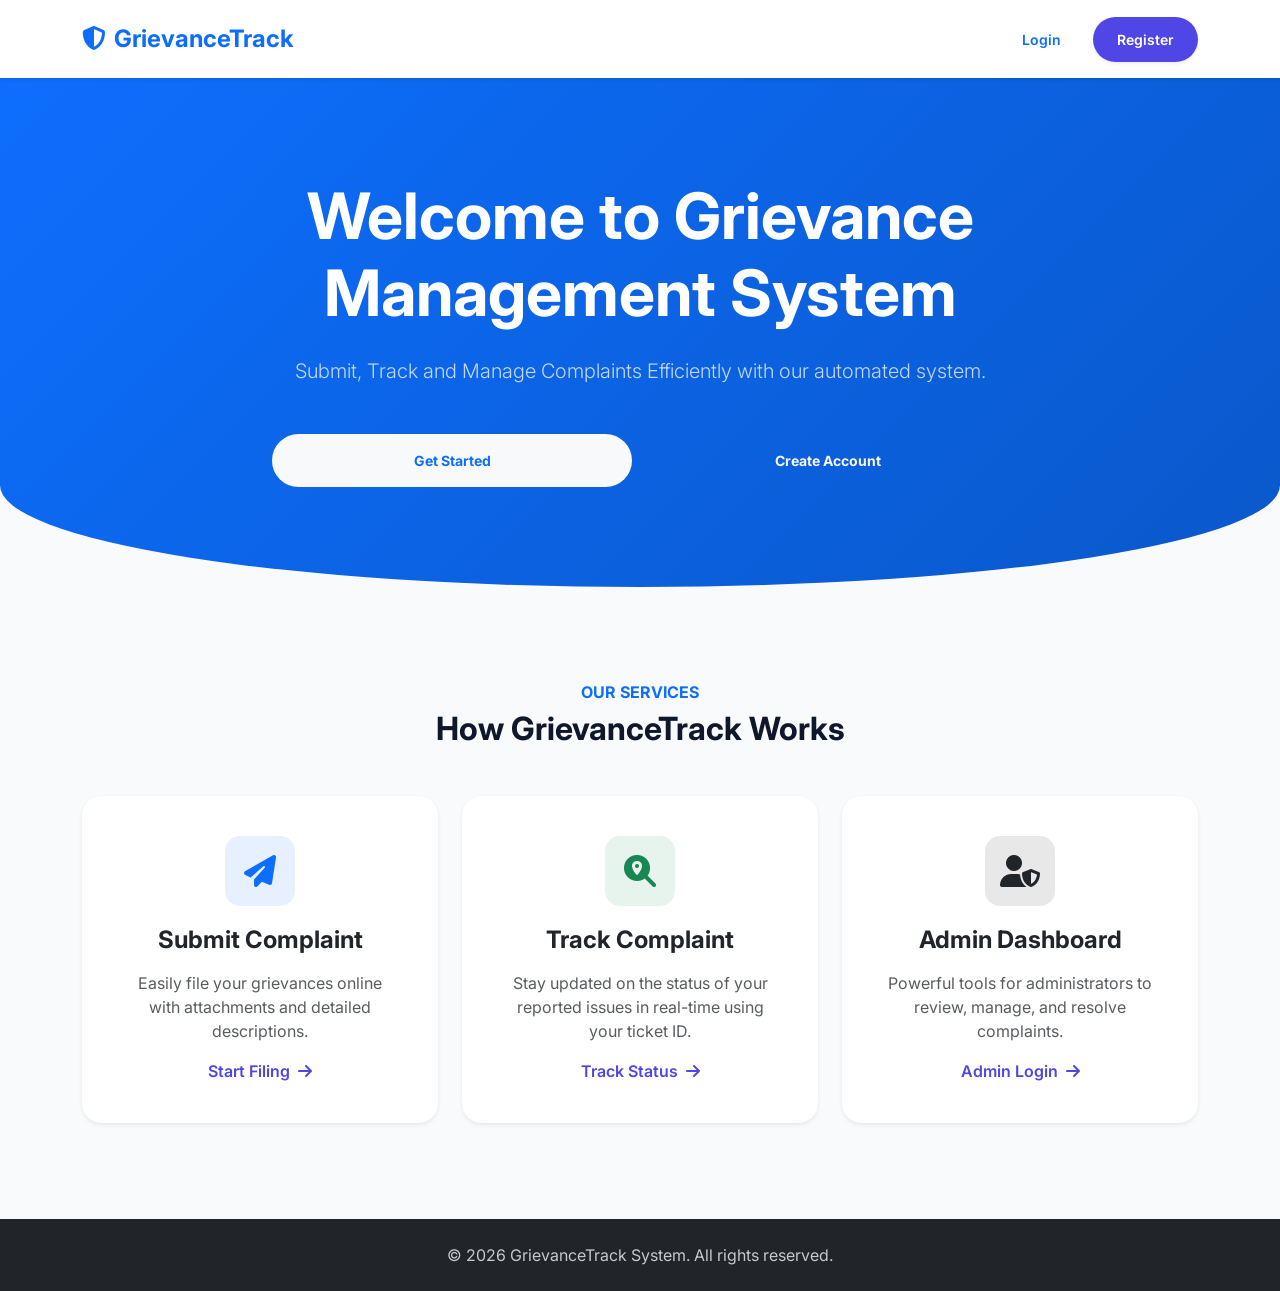
<file: wwwroot/index.html>
<!DOCTYPE html>
<html lang="en">
<head>
    <meta charset="UTF-8">
    <meta name="viewport" content="width=device-width, initial-scale=1.0">
    <title>GrievanceTrack - Modern Grievance Management System</title>
    <!-- Bootstrap 5 CSS -->
    <link href="https://cdn.jsdelivr.net/npm/bootstrap@5.3.3/dist/css/bootstrap.min.css" rel="stylesheet">
    <!-- FontAwesome Icons -->
    <link rel="stylesheet" href="https://cdnjs.cloudflare.com/ajax/libs/font-awesome/6.4.0/css/all.min.css">
    <!-- Google Fonts -->
    <link href="https://fonts.googleapis.com/css2?family=Inter:wght@400;600;700&display=swap" rel="stylesheet">
    <link rel="stylesheet" href="style.css">
    <style>
        body {
            font-family: 'Inter', sans-serif;
        }
        .hero-section {
            background: linear-gradient(135deg, #0d6efd 0%, #0a58ca 100%);
            color: white;
            padding: 100px 0;
            border-bottom-left-radius: 50% 20%;
            border-bottom-right-radius: 50% 20%;
        }
        .feature-card {
            border: none;
            border-radius: 20px;
            transition: transform 0.3s ease, box-shadow 0.3s ease;
            height: 100%;
        }
        .feature-card:hover {
            transform: translateY(-10px);
            box-shadow: 0 1rem 3rem rgba(0,0,0,0.1) !important;
        }
        .icon-box {
            width: 70px;
            height: 70px;
            border-radius: 15px;
            display: flex;
            align-items: center;
            justify-content: center;
            margin-bottom: 20px;
        }
        .navbar-brand {
            font-size: 1.5rem;
        }
    </style>
</head>
<body>

    <!-- Navbar -->
    <nav class="navbar navbar-expand-lg navbar-light bg-white sticky-top shadow-sm">
        <div class="container">
            <a class="navbar-brand fw-bold text-primary" href="index.html">
                <i class="fas fa-shield-alt me-2"></i>GrievanceTrack
            </a>
            <button class="navbar-toggler" type="button" data-bs-toggle="collapse" data-bs-target="#navbarNav">
                <span class="navbar-toggler-icon"></span>
            </button>
            <div class="collapse navbar-collapse" id="navbarNav">
                <ul class="navbar-nav ms-auto gap-2">
                    <li class="nav-item">
                        <a class="btn btn-outline-primary fw-semibold px-4 rounded-pill" href="login.html">Login</a>
                    </li>
                    <li class="nav-item">
                        <a class="btn btn-primary fw-semibold px-4 rounded-pill shadow-sm" href="register.html">Register</a>
                    </li>
                </ul>
            </div>
        </div>
    </nav>

    <!-- Hero Section -->
    <header class="hero-section text-center">
        <div class="container">
            <div class="row justify-content-center">
                <div class="col-lg-8">
                    <h1 class="display-3 fw-bold mb-4">Welcome to Grievance Management System</h1>
                    <p class="lead mb-5 opacity-75">Submit, Track and Manage Complaints Efficiently with our automated system.</p>
                    <div class="d-flex justify-content-center gap-3">
                        <a href="login.html" class="btn btn-light btn-lg px-4 py-3 fw-bold rounded-pill text-primary">Get Started</a>
                        <a href="register.html" class="btn btn-outline-light btn-lg px-4 py-3 fw-bold rounded-pill">Create Account</a>
                    </div>
                </div>
            </div>
        </div>
    </header>

    <!-- Features Section -->
    <section class="py-5 my-5">
        <div class="container">
            <div class="text-center mb-5">
                <h6 class="text-primary text-uppercase fw-bold ls-2">Our Services</h6>
                <h2 class="fw-bold">How GrievanceTrack Works</h2>
            </div>
            <div class="row g-4">
                <!-- Submit Complaint -->
                <div class="col-md-4">
                    <div class="card feature-card shadow-sm p-4 text-center">
                        <div class="card-body">
                            <div class="icon-box bg-primary bg-opacity-10 text-primary mx-auto">
                                <i class="fas fa-paper-plane fa-2x"></i>
                            </div>
                            <h4 class="fw-bold mb-3">Submit Complaint</h4>
                            <p class="text-muted">Easily file your grievances online with attachments and detailed descriptions.</p>
                            <a href="login.html" class="text-decoration-none fw-semibold">Start Filing <i class="fas fa-arrow-right ms-1"></i></a>
                        </div>
                    </div>
                </div>
                <!-- Track Complaint -->
                <div class="col-md-4">
                    <div class="card feature-card shadow-sm p-4 text-center">
                        <div class="card-body">
                            <div class="icon-box bg-success bg-opacity-10 text-success mx-auto">
                                <i class="fas fa-search-location fa-2x"></i>
                            </div>
                            <h4 class="fw-bold mb-3">Track Complaint</h4>
                            <p class="text-muted">Stay updated on the status of your reported issues in real-time using your ticket ID.</p>
                            <a href="search.html" class="text-decoration-none fw-semibold">Track Status <i class="fas fa-arrow-right ms-1"></i></a>
                        </div>
                    </div>
                </div>
                <!-- Admin Dashboard -->
                <div class="col-md-4">
                    <div class="card feature-card shadow-sm p-4 text-center">
                        <div class="card-body">
                            <div class="icon-box bg-dark bg-opacity-10 text-dark mx-auto">
                                <i class="fas fa-user-shield fa-2x"></i>
                            </div>
                            <h4 class="fw-bold mb-3">Admin Dashboard</h4>
                            <p class="text-muted">Powerful tools for administrators to review, manage, and resolve complaints.</p>
                            <a href="login.html" class="text-decoration-none fw-semibold">Admin Login <i class="fas fa-arrow-right ms-1"></i></a>
                        </div>
                    </div>
                </div>
            </div>
        </div>
    </section>

    <!-- Footer -->
    <footer class="bg-dark text-white py-4 mt-auto">
        <div class="container text-center">
            <p class="mb-0 opacity-75">&copy; 2026 GrievanceTrack System. All rights reserved.</p>
        </div>
    </footer>

    <!-- Bootstrap 5 JS Bundle -->
    <script src="https://cdn.jsdelivr.net/npm/bootstrap@5.3.3/dist/js/bootstrap.bundle.min.js"></script>
</body>
</html>
</file>
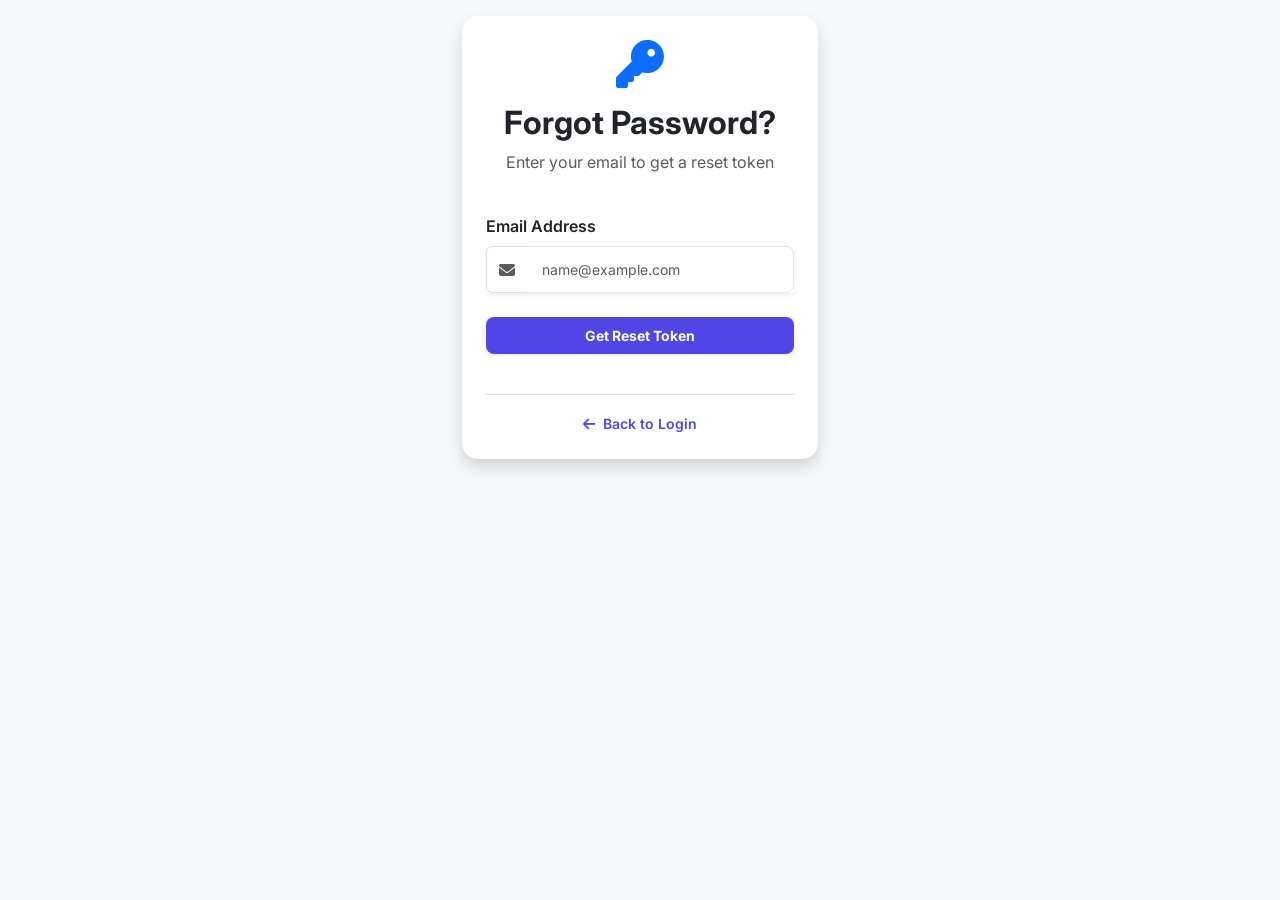
<file: wwwroot/forgot-password.html>
<!DOCTYPE html>
<html lang="en">
<head>
    <meta charset="UTF-8">
    <meta name="viewport" content="width=device-width, initial-scale=1.0">
    <title>Forgot Password - Grievance Management System</title>
    <link href="https://cdn.jsdelivr.net/npm/bootstrap@5.3.3/dist/css/bootstrap.min.css" rel="stylesheet">
    <link rel="stylesheet" href="https://cdnjs.cloudflare.com/ajax/libs/font-awesome/6.4.0/css/all.min.css">
    <link rel="stylesheet" href="style.css">
</head>
<body class="d-flex align-items-center bg-light min-vh-100">
    <div class="container">
        <div class="row justify-content-center">
            <div class="col-md-5 col-lg-4">
                <div class="card shadow border-0 rounded-4 p-4 mt-3">
                    <div class="text-center mb-4">
                        <i class="fas fa-key text-primary fa-3x mb-3"></i>
                        <h2 class="fw-bold">Forgot Password?</h2>
                        <p class="text-muted">Enter your email to get a reset token</p>
                    </div>
                    
                    <div id="forgotAlert" class="alert d-none" role="alert"></div>
                    
                    <form id="forgotForm" class="needs-validation" novalidate>
                        <div class="mb-4 position-relative">
                            <label for="email" class="form-label fw-semibold">Email Address</label>
                            <div class="input-group shadow-sm">
                                <span class="input-group-text bg-white border-end-0"><i class="fas fa-envelope text-muted"></i></span>
                                <input type="email" id="email" class="form-control border-start-0" placeholder="name@example.com" required>
                            </div>
                            <div class="invalid-feedback error-message text-danger" style="display:none;"></div>
                        </div>
                        
                        <button type="submit" class="btn btn-primary w-100 py-2 rounded-3 fw-bold shadow-sm mb-3">Get Reset Token</button>
                        
                        <div id="tokenContainer" class="d-none mt-3 p-3 bg-light border rounded-3 animate__animated animate__fadeIn">
                            <p class="small text-muted mb-2 fw-bold text-uppercase">Your Reset Token:</p>
                            <div class="input-group">
                                <input type="text" id="resetToken" class="form-control form-control-sm font-monospace bg-white" readonly>
                                <button class="btn btn-outline-primary btn-sm" type="button" onclick="copyToken()">Copy</button>
                            </div>
                            <div class="mt-3 text-center">
                                <a href="reset-password.html" class="btn btn-success btn-sm w-100 fw-bold">Proceed to Reset Password</a>
                            </div>
                        </div>
                    </form>
                    
                    <div class="text-center mt-4 pt-3 border-top">
                        <a href="login.html" class="text-decoration-none small fw-semibold"><i class="fas fa-arrow-left me-1"></i> Back to Login</a>
                    </div>
                </div>
            </div>
        </div>
    </div>
    
    <script src="https://cdn.jsdelivr.net/npm/bootstrap@5.3.3/dist/js/bootstrap.bundle.min.js"></script>
    <script src="app.js"></script>
    <script>
        function copyToken() {
            const tokenInput = document.getElementById('resetToken');
            tokenInput.select();
            document.execCommand('copy');
            alert('Token copied to clipboard!');
        }
    </script>
</body>
</html>
</file>
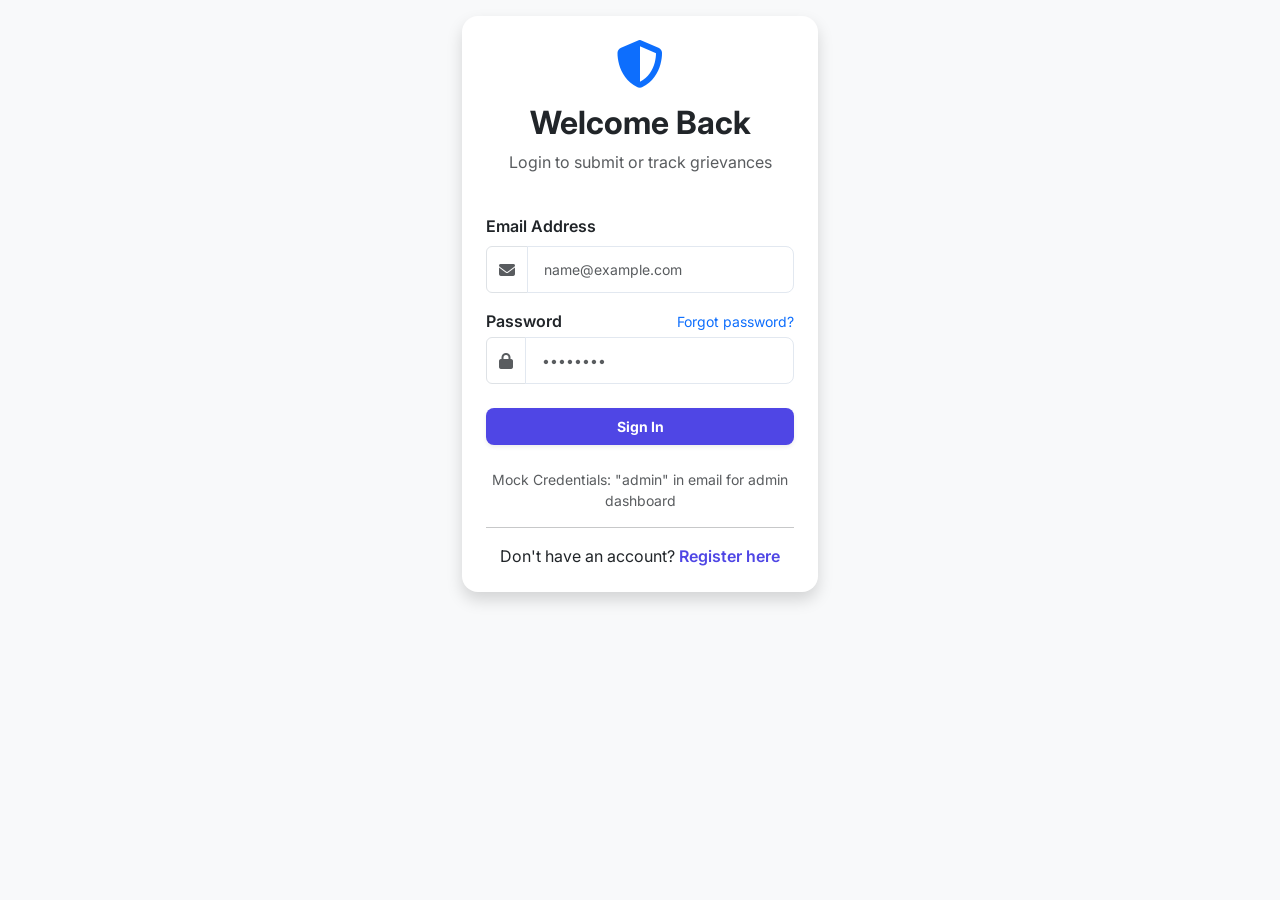
<file: wwwroot/login.html>
<!DOCTYPE html>
<html lang="en">
<head>
    <meta charset="UTF-8">
    <meta name="viewport" content="width=device-width, initial-scale=1.0">
    <title>Login - Grievance Management System</title>
    <link href="https://cdn.jsdelivr.net/npm/bootstrap@5.3.3/dist/css/bootstrap.min.css" rel="stylesheet">
    <link rel="stylesheet" href="https://cdnjs.cloudflare.com/ajax/libs/font-awesome/6.4.0/css/all.min.css">
    <link rel="stylesheet" href="style.css">
</head>
<body class="d-flex align-items-center bg-light min-vh-100">
    <div class="container">
        <div class="row justify-content-center">
            <div class="col-md-5 col-lg-4">
                <div class="card shadow border-0 rounded-4 p-4 mt-3">
                    <div class="text-center mb-4">
                        <i class="fas fa-shield-alt text-primary fa-3x mb-3"></i>
                        <h2 class="fw-bold">Welcome Back</h2>
                        <p class="text-muted">Login to submit or track grievances</p>
                    </div>
                    
                    <div id="loginAlert" class="alert alert-danger d-none" role="alert"></div>
                    
                    <form id="loginForm" class="needs-validation" novalidate>
                        <div class="mb-3 position-relative">
                            <label for="email" class="form-label fw-semibold">Email Address</label>
                            <div class="input-group">
                                <span class="input-group-text bg-white"><i class="fas fa-envelope text-muted"></i></span>
                                <input type="email" id="email" class="form-control" placeholder="name@example.com" required>
                            </div>
                            <div class="invalid-feedback error-message text-danger" style="display:none;"></div>
                        </div>
                        
                        <div class="mb-4 position-relative">
                            <div class="d-flex justify-content-between align-items-center mb-1">
                                <label for="password" class="form-label fw-semibold mb-0">Password</label>
                                <a href="forgot-password.html" class="text-decoration-none small text-primary">Forgot password?</a>
                            </div>
                            <div class="input-group">
                                <span class="input-group-text bg-white"><i class="fas fa-lock text-muted"></i></span>
                                <input type="password" id="password" class="form-control" placeholder="••••••••" required>
                            </div>
                            <div class="invalid-feedback error-message text-danger" style="display:none;"></div>
                        </div>
                        
                        <button type="submit" class="btn btn-primary w-100 py-2 rounded-3 fw-bold shadow-sm">Sign In</button>
                    </form>
                    
                    <div class="text-center mt-4">
                        <p class="small text-muted mb-0">Mock Credentials: "admin" in email for admin dashboard</p>
                        <hr class="my-3">
                        <p class="mb-0">Don't have an account? <a href="register.html" class="text-decoration-none fw-semibold">Register here</a></p>
                    </div>
                </div>
            </div>
        </div>
    </div>
    
    <script src="https://cdn.jsdelivr.net/npm/bootstrap@5.3.3/dist/js/bootstrap.bundle.min.js"></script>
    <script src="app.js"></script>
</body>
</html>
</file>
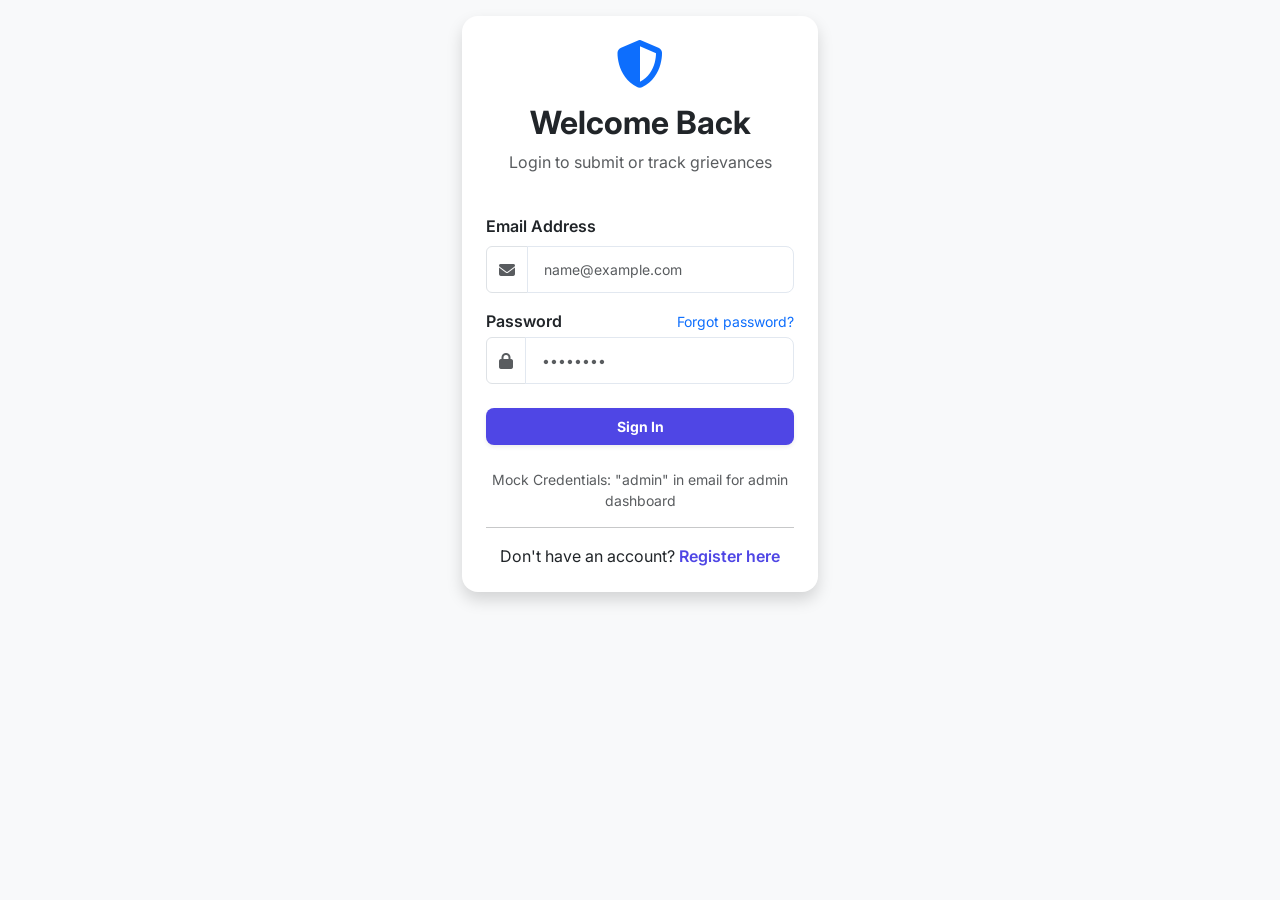
<file: wwwroot/manage-users.html>
<!DOCTYPE html>
<html lang="en">
<head>
    <meta charset="UTF-8">
    <meta name="viewport" content="width=device-width, initial-scale=1.0">
    <title>Manage Users - GrievanceTrack Admin</title>
    <meta name="description" content="Admin panel to manage registered users — change roles and remove accounts.">
    <link href="https://cdn.jsdelivr.net/npm/bootstrap@5.3.3/dist/css/bootstrap.min.css" rel="stylesheet">
    <link rel="stylesheet" href="https://cdnjs.cloudflare.com/ajax/libs/font-awesome/6.4.0/css/all.min.css">
    <link rel="stylesheet" href="style.css">
    <style>
        .role-badge-admin { background: #0d6efd; color: #fff; }
        .role-badge-user  { background: #6c757d; color: #fff; }
        .role-badge {
            font-size: 0.75rem;
            letter-spacing: 0.04em;
            padding: 4px 12px;
            border-radius: 50px;
            display: inline-block;
            font-weight: 600;
        }
        .user-row { transition: background 0.15s; }
        .user-row:hover { background-color: rgba(13,110,253,0.04); }
        .avatar-circle {
            width: 36px; height: 36px;
            border-radius: 50%;
            font-size: 0.8rem;
            font-weight: 700;
            display: flex; align-items: center; justify-content: center;
            flex-shrink: 0;
        }
        @keyframes fadeIn {
            from { opacity: 0; transform: translateY(6px); }
            to   { opacity: 1; transform: translateY(0); }
        }
        .fade-in { animation: fadeIn 0.3s ease-out both; }

        /* Confirm modal overlay */
        #confirmModal .modal-content { border: none; border-radius: 16px; }
    </style>
</head>
<body class="bg-light">

    <!-- Navbar -->
    <nav class="navbar navbar-expand-lg navbar-dark bg-dark shadow-sm">
        <div class="container-fluid px-4">
            <a class="navbar-brand fw-bold d-flex align-items-center" href="#">
                <i class="fas fa-shield-alt text-primary me-2"></i> GrievanceTrack
                <span class="badge bg-primary rounded-pill ms-2" style="font-size:0.65rem;">ADMIN</span>
            </a>
            <button class="navbar-toggler border-0" type="button" data-bs-toggle="collapse" data-bs-target="#navbarNav">
                <span class="navbar-toggler-icon"></span>
            </button>
            <div class="collapse navbar-collapse" id="navbarNav">
                <ul class="navbar-nav me-auto mb-2 mb-lg-0 ms-lg-4">
                    <li class="nav-item">
                        <a class="nav-link" href="admin.html">
                            <i class="fas fa-tachometer-alt me-1"></i> Dashboard
                        </a>
                    </li>
                    <li class="nav-item">
                        <a class="nav-link active fw-semibold" href="manage-users.html">
                            <i class="fas fa-users me-1"></i> Manage Users
                        </a>
                    </li>
                    <li class="nav-item">
                        <a class="nav-link" href="reports.html">
                            <i class="fas fa-chart-bar me-1"></i> Reports
                        </a>
                    </li>
                    <li class="nav-item">
                        <a class="nav-link" href="settings.html">
                            <i class="fas fa-cog me-1"></i> Settings
                        </a>
                    </li>
                </ul>
                <div class="d-flex align-items-center mt-3 mt-lg-0">
                    <div id="userAvatar" class="avatar avatar-lg me-2" title="Profile">?</div>
                    <a href="#" onclick="logout(); return false;"
                        class="btn btn-sm btn-outline-danger ms-3 border-0 fw-semibold">
                        <i class="fas fa-sign-out-alt"></i> Logout
                    </a>
                </div>
            </div>
        </div>
    </nav>

    <main class="container-fluid px-4 py-5" style="max-width:1200px;">

        <!-- Alert -->
        <div id="userAlert" class="alert d-none mb-4" role="alert"></div>

        <!-- Header -->
        <div class="d-flex flex-column flex-md-row justify-content-between align-items-md-center mb-4 gap-3 fade-in">
            <div>
                <h1 class="fw-bold fs-3 mb-1">
                    <i class="fas fa-users-cog text-primary me-2"></i> Manage Users
                </h1>
                <p class="text-muted mb-0 small">View, manage roles, and remove registered accounts.</p>
            </div>
            <button id="refreshUsersBtn" class="btn btn-outline-secondary shadow-sm fw-medium"
                onclick="loadUsers()">
                <i class="fas fa-sync-alt me-1"></i> Refresh
            </button>
        </div>

        <!-- Stat Cards -->
        <div class="row g-3 mb-4 fade-in">
            <div class="col-6 col-md-3">
                <div class="card border-0 shadow-sm rounded-4 h-100" style="border-left:4px solid #0d6efd !important;">
                    <div class="card-body py-3 px-4">
                        <p class="text-muted small text-uppercase fw-semibold mb-1">Total Users</p>
                        <h3 class="fw-bold mb-0" id="statTotal">—</h3>
                    </div>
                </div>
            </div>
            <div class="col-6 col-md-3">
                <div class="card border-0 shadow-sm rounded-4 h-100" style="border-left:4px solid #198754 !important;">
                    <div class="card-body py-3 px-4">
                        <p class="text-muted small text-uppercase fw-semibold mb-1">Admins</p>
                        <h3 class="fw-bold mb-0 text-success" id="statAdmins">—</h3>
                    </div>
                </div>
            </div>
            <div class="col-6 col-md-3">
                <div class="card border-0 shadow-sm rounded-4 h-100" style="border-left:4px solid #6c757d !important;">
                    <div class="card-body py-3 px-4">
                        <p class="text-muted small text-uppercase fw-semibold mb-1">Regular Users</p>
                        <h3 class="fw-bold mb-0 text-secondary" id="statUsers">—</h3>
                    </div>
                </div>
            </div>
        </div>

        <!-- Table Card -->
        <div class="card border-0 shadow-sm rounded-4 overflow-hidden fade-in">
            <div class="card-header bg-white border-bottom p-4 d-flex flex-column flex-sm-row justify-content-between align-items-sm-center gap-3">
                <h5 class="fw-bold m-0">
                    <i class="fas fa-list text-primary me-2"></i> All Registered Users
                </h5>
                <!-- Live search -->
                <div class="input-group shadow-sm" style="max-width:280px;">
                    <span class="input-group-text bg-white border-end-0">
                        <i class="fas fa-search text-muted"></i>
                    </span>
                    <input id="userSearch" type="text" class="form-control border-start-0 ps-1"
                        placeholder="Search name or email…">
                </div>
            </div>

            <div class="table-responsive">
                <table class="table table-hover align-middle mb-0">
                    <thead class="bg-light text-muted small text-uppercase">
                        <tr>
                            <th class="ps-4 py-3">#</th>
                            <th class="py-3">Name</th>
                            <th class="py-3">Email</th>
                            <th class="py-3 text-center">Role</th>
                            <th class="py-3 text-center pe-4">Actions</th>
                        </tr>
                    </thead>
                    <tbody id="usersTableBody">
                        <!-- Injected by JS -->
                        <tr>
                            <td colspan="5" class="text-center py-5">
                                <div class="spinner-border text-primary" role="status" style="width:2rem;height:2rem;">
                                    <span class="visually-hidden">Loading…</span>
                                </div>
                                <div class="text-muted mt-2 small">Loading users…</div>
                            </td>
                        </tr>
                    </tbody>
                </table>
            </div>

            <div class="card-footer bg-white border-top p-3">
                <span id="userEntryCount" class="text-muted small">Loading…</span>
            </div>
        </div>
    </main>

    <!-- Delete Confirmation Modal -->
    <div class="modal fade" id="confirmModal" tabindex="-1" aria-labelledby="confirmModalLabel" aria-hidden="true">
        <div class="modal-dialog modal-dialog-centered">
            <div class="modal-content shadow-lg">
                <div class="modal-header border-0 pb-0">
                    <h5 class="modal-title fw-bold" id="confirmModalLabel">
                        <i class="fas fa-exclamation-triangle text-danger me-2"></i> Confirm Deletion
                    </h5>
                    <button type="button" class="btn-close" data-bs-dismiss="modal" aria-label="Close"></button>
                </div>
                <div class="modal-body pt-2">
                    <p class="text-muted mb-0" id="confirmModalBody">
                        Are you sure you want to delete this user? This action <strong>cannot be undone</strong>.
                    </p>
                </div>
                <div class="modal-footer border-0">
                    <button type="button" class="btn btn-light fw-semibold px-4" data-bs-dismiss="modal">Cancel</button>
                    <button type="button" class="btn btn-danger fw-bold px-4 shadow-sm" id="confirmDeleteBtn">
                        <i class="fas fa-trash me-1"></i> Delete User
                    </button>
                </div>
            </div>
        </div>
    </div>

    <script src="https://cdn.jsdelivr.net/npm/bootstrap@5.3.3/dist/js/bootstrap.bundle.min.js"></script>
    <script src="app.js"></script>
</body>
</html>
</file>
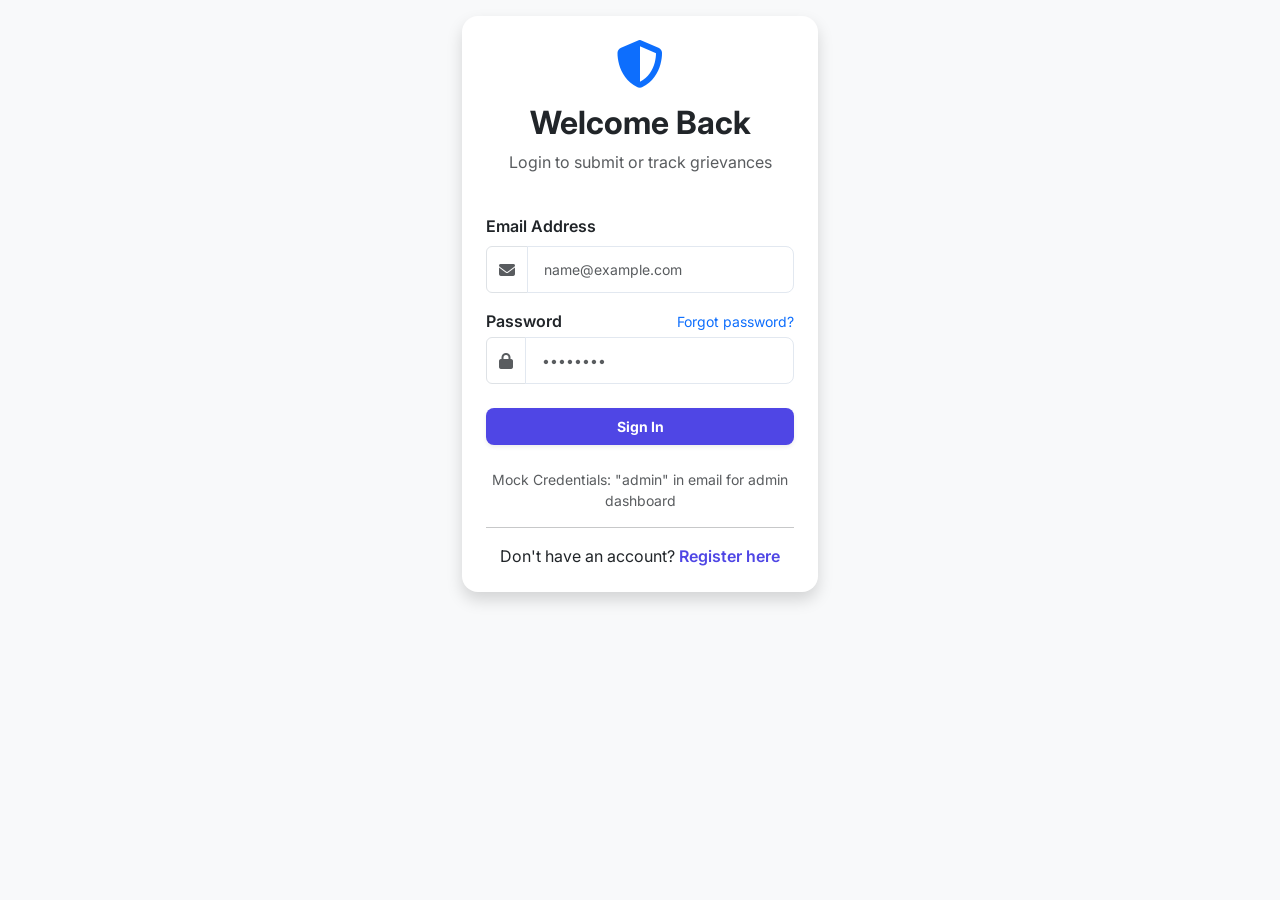
<file: wwwroot/my.html>
<!DOCTYPE html>
<html lang="en">
<head>
    <meta charset="UTF-8">
    <meta name="viewport" content="width=device-width, initial-scale=1.0">
    <title>My Complaints - GrievanceTrack</title>
    <meta name="description" content="View all your submitted grievances and track their current status.">
    <link href="https://cdn.jsdelivr.net/npm/bootstrap@5.3.3/dist/css/bootstrap.min.css" rel="stylesheet">
    <link rel="stylesheet" href="https://cdnjs.cloudflare.com/ajax/libs/font-awesome/6.4.0/css/all.min.css">
    <link rel="stylesheet" href="style.css">
    <style>
        .status-pill {
            font-size: 0.78rem;
            letter-spacing: 0.03em;
        }
        .ticket-row {
            transition: background-color 0.15s ease;
        }
        .ticket-row:hover {
            background-color: rgba(13, 110, 253, 0.04);
        }
        .stat-card {
            border-left: 4px solid transparent;
            transition: transform 0.2s ease, box-shadow 0.2s ease;
        }
        .stat-card:hover {
            transform: translateY(-2px);
            box-shadow: 0 6px 20px rgba(0,0,0,0.1) !important;
        }
        .stat-card.pending  { border-left-color: #ffc107; }
        .stat-card.progress { border-left-color: #0d6efd; }
        .stat-card.resolved { border-left-color: #198754; }
        .stat-card.total    { border-left-color: #6c757d; }

        #myGrievancesTableBody tr td {
            vertical-align: middle;
        }
        .empty-state {
            padding: 64px 0;
        }
        .spinner-overlay {
            padding: 48px 0;
        }
        @keyframes fadeIn {
            from { opacity: 0; transform: translateY(8px); }
            to   { opacity: 1; transform: translateY(0);   }
        }
        .fade-in {
            animation: fadeIn 0.35s ease-out both;
        }
    </style>
</head>
<body class="bg-light">

    <!-- Navbar -->
    <nav class="navbar navbar-expand-lg navbar-dark bg-primary shadow-sm">
        <div class="container-fluid px-4">
            <a class="navbar-brand fw-bold d-flex align-items-center" href="#">
                <i class="fas fa-shield-alt me-2"></i> GrievanceTrack
            </a>
            <button class="navbar-toggler border-0" type="button" data-bs-toggle="collapse" data-bs-target="#navbarNav">
                <span class="navbar-toggler-icon"></span>
            </button>
            <div class="collapse navbar-collapse" id="navbarNav">
                <ul class="navbar-nav me-auto mb-2 mb-lg-0 ms-lg-4">
                    <li class="nav-item">
                        <a class="nav-link" href="submit.html">Submit Grievance</a>
                    </li>
                    <li class="nav-item">
                        <a class="nav-link" href="search.html">Track Status</a>
                    </li>
                    <li class="nav-item">
                        <a class="nav-link active fw-semibold" href="my.html">
                            <i class="fas fa-list-ul me-1"></i> My Complaints
                        </a>
                    </li>
                </ul>
                <div class="d-flex align-items-center mt-3 mt-lg-0">
                    <div id="userAvatar" class="avatar avatar-lg bg-white text-primary fw-bold me-2" style="font-size:0.8rem;">?</div>
                    <span id="userEmailDisplay" class="text-white-50 small ms-2 d-none d-lg-inline"></span>
                    <a href="#" onclick="logout(); return false;" class="btn btn-sm btn-outline-light ms-3 border-0">
                        <i class="fas fa-sign-out-alt"></i> Logout
                    </a>
                </div>
            </div>
        </div>
    </nav>

    <main class="container my-5">

        <!-- Page Header -->
        <div class="d-flex justify-content-between align-items-center mb-4 fade-in">
            <div>
                <h1 class="fw-bold mb-1 fs-3">
                    <i class="fas fa-inbox text-primary me-2"></i> My Complaints
                </h1>
                <p class="text-muted mb-0 small">All grievances submitted under your account</p>
            </div>
            <a href="submit.html" class="btn btn-primary shadow-sm fw-semibold">
                <i class="fas fa-plus me-1"></i> New Complaint
            </a>
        </div>

        <!-- Alert Area -->
        <div id="myGrievancesAlert" class="alert d-none mb-4" role="alert"></div>

        <!-- Summary Stats -->
        <div class="row g-3 mb-4 fade-in" id="statsRow">
            <div class="col-6 col-md-3">
                <div class="card shadow-sm border-0 rounded-4 stat-card total h-100">
                    <div class="card-body py-3 px-4">
                        <div class="text-muted small text-uppercase fw-semibold mb-1">Total</div>
                        <div class="fs-3 fw-bold" id="myTotal">—</div>
                    </div>
                </div>
            </div>
            <div class="col-6 col-md-3">
                <div class="card shadow-sm border-0 rounded-4 stat-card pending h-100">
                    <div class="card-body py-3 px-4">
                        <div class="text-muted small text-uppercase fw-semibold mb-1">Pending</div>
                        <div class="fs-3 fw-bold text-warning" id="myPending">—</div>
                    </div>
                </div>
            </div>
            <div class="col-6 col-md-3">
                <div class="card shadow-sm border-0 rounded-4 stat-card progress h-100">
                    <div class="card-body py-3 px-4">
                        <div class="text-muted small text-uppercase fw-semibold mb-1">In Progress</div>
                        <div class="fs-3 fw-bold text-primary" id="myInProgress">—</div>
                    </div>
                </div>
            </div>
            <div class="col-6 col-md-3">
                <div class="card shadow-sm border-0 rounded-4 stat-card resolved h-100">
                    <div class="card-body py-3 px-4">
                        <div class="text-muted small text-uppercase fw-semibold mb-1">Resolved</div>
                        <div class="fs-3 fw-bold text-success" id="myResolved">—</div>
                    </div>
                </div>
            </div>
        </div>

        <!-- Grievances Table -->
        <div class="card shadow-sm border-0 rounded-4 overflow-hidden fade-in">
            <div class="card-header bg-white border-bottom py-3 px-4 d-flex justify-content-between align-items-center">
                <span class="fw-semibold text-dark">
                    <i class="fas fa-table text-muted me-2"></i> Submitted Grievances
                </span>
                <button id="refreshBtn" class="btn btn-sm btn-outline-secondary" onclick="loadMyGrievances()">
                    <i class="fas fa-sync-alt me-1"></i> Refresh
                </button>
            </div>
            <div class="table-responsive">
                <table class="table table-hover align-middle mb-0">
                    <thead class="bg-light text-muted small text-uppercase">
                        <tr>
                            <th class="ps-4 py-3">Ticket #</th>
                            <th class="py-3">Subject</th>
                            <th class="py-3">Status</th>
                            <th class="py-3">Submitted On</th>
                        </tr>
                    </thead>
                    <tbody id="myGrievancesTableBody">
                        <!-- Rows injected by JS -->
                        <tr id="loadingRow">
                            <td colspan="4" class="text-center spinner-overlay">
                                <div class="spinner-border text-primary" role="status" style="width: 2rem; height: 2rem;">
                                    <span class="visually-hidden">Loading...</span>
                                </div>
                                <div class="text-muted mt-2 small">Fetching your grievances...</div>
                            </td>
                        </tr>
                    </tbody>
                </table>
            </div>
        </div>

    </main>

    <script src="https://cdn.jsdelivr.net/npm/bootstrap@5.3.3/dist/js/bootstrap.bundle.min.js"></script>
    <script src="app.js"></script>
</body>
</html>
</file>
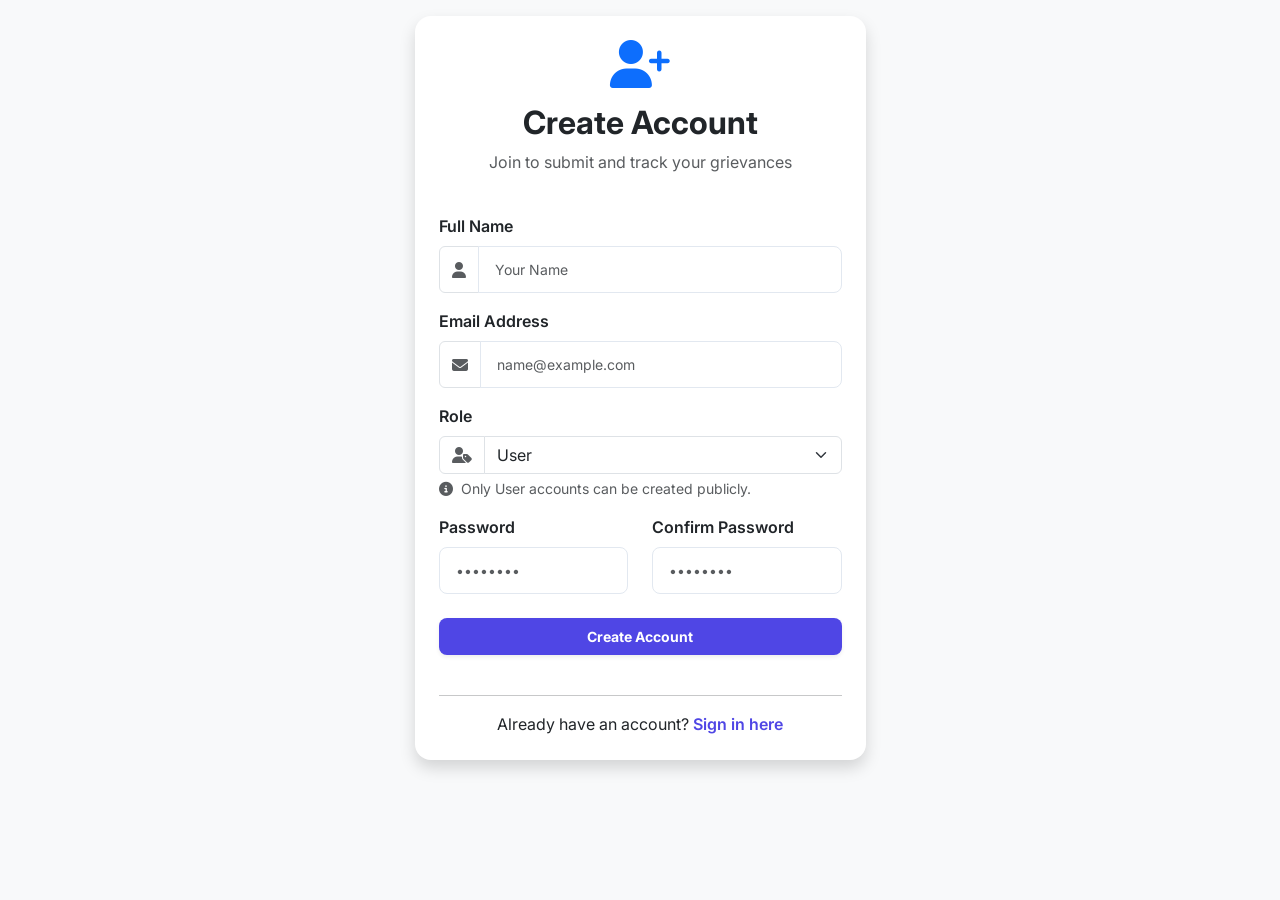
<file: wwwroot/register.html>
<!DOCTYPE html>
<html lang="en">
<head>
    <meta charset="UTF-8">
    <meta name="viewport" content="width=device-width, initial-scale=1.0">
    <title>Register - Grievance Management System</title>
    <link href="https://cdn.jsdelivr.net/npm/bootstrap@5.3.3/dist/css/bootstrap.min.css" rel="stylesheet">
    <link rel="stylesheet" href="https://cdnjs.cloudflare.com/ajax/libs/font-awesome/6.4.0/css/all.min.css">
    <link rel="stylesheet" href="style.css">
</head>
<body class="d-flex align-items-center bg-light min-vh-100">
    <div class="container">
        <div class="row justify-content-center">
            <div class="col-md-6 col-lg-5">
                <div class="card shadow border-0 rounded-4 p-4 mt-3 mb-3">
                    <div class="text-center mb-4">
                        <i class="fas fa-user-plus text-primary fa-3x mb-3"></i>
                        <h2 class="fw-bold">Create Account</h2>
                        <p class="text-muted">Join to submit and track your grievances</p>
                    </div>
                    
                    <div id="registerAlert" class="alert d-none" role="alert"></div>
                    
                    <form id="registerForm" class="needs-validation" novalidate>
                        <div class="mb-3">
                            <label for="fullName" class="form-label fw-semibold">Full Name</label>
                            <div class="input-group">
                                <span class="input-group-text bg-white"><i class="fas fa-user text-muted"></i></span>
                                <input type="text" id="fullName" class="form-control" placeholder="Your Name" required>
                            </div>
                            <div class="invalid-feedback error-message text-danger" style="display:none;"></div>
                        </div>
                        
                        <div class="mb-3">
                            <label for="email" class="form-label fw-semibold">Email Address</label>
                            <div class="input-group">
                                <span class="input-group-text bg-white"><i class="fas fa-envelope text-muted"></i></span>
                                <input type="email" id="email" class="form-control" placeholder="name@example.com" required>
                            </div>
                            <div class="invalid-feedback error-message text-danger" style="display:none;"></div>
                        </div>

                        <div class="mb-3">
                            <label for="role" class="form-label fw-semibold">Role</label>
                            <div class="input-group">
                                <span class="input-group-text bg-white"><i class="fas fa-user-tag text-muted"></i></span>
                                <select id="role" class="form-select" required>
                                    <option value="User" selected>User</option>
                                </select>
                            </div>
                            <div class="form-text text-muted small mt-1">
                                <i class="fas fa-info-circle me-1"></i> Only User accounts can be created publicly.
                            </div>
                        </div>
                        
                        <div class="row mb-4">
                            <div class="col-sm-6 mb-3 mb-sm-0">
                                <label for="password" class="form-label fw-semibold">Password</label>
                                <input type="password" id="password" class="form-control" placeholder="••••••••" required>
                                <div class="invalid-feedback error-message text-danger" style="display:none;"></div>
                            </div>
                            <div class="col-sm-6">
                                <label for="confirmPassword" class="form-label fw-semibold">Confirm Password</label>
                                <input type="password" id="confirmPassword" class="form-control" placeholder="••••••••" required>
                                <div class="invalid-feedback error-message text-danger" style="display:none;"></div>
                            </div>
                        </div>
                        
                        <button type="submit" class="btn btn-primary w-100 py-2 rounded-3 fw-bold shadow-sm">Create Account</button>
                    </form>
                    
                    <div class="text-center mt-4">
                        <hr class="my-3">
                        <p class="mb-0">Already have an account? <a href="login.html" class="text-decoration-none fw-semibold">Sign in here</a></p>
                    </div>
                </div>
            </div>
        </div>
    </div>
    
    <script src="https://cdn.jsdelivr.net/npm/bootstrap@5.3.3/dist/js/bootstrap.bundle.min.js"></script>
    <script src="app.js"></script>
</body>
</html>
</file>
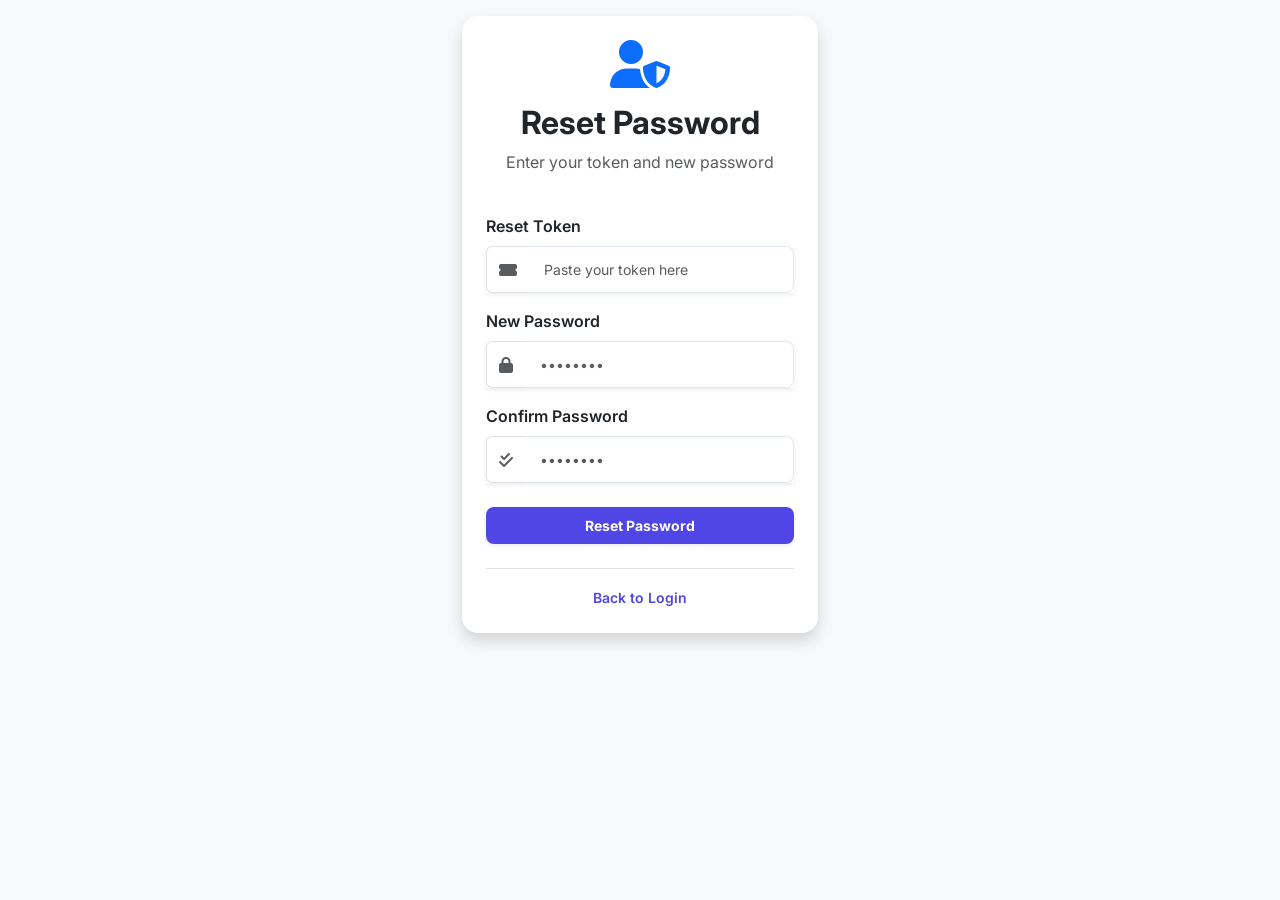
<file: wwwroot/reset-password.html>
<!DOCTYPE html>
<html lang="en">
<head>
    <meta charset="UTF-8">
    <meta name="viewport" content="width=device-width, initial-scale=1.0">
    <title>Reset Password - Grievance Management System</title>
    <link href="https://cdn.jsdelivr.net/npm/bootstrap@5.3.3/dist/css/bootstrap.min.css" rel="stylesheet">
    <link rel="stylesheet" href="https://cdnjs.cloudflare.com/ajax/libs/font-awesome/6.4.0/css/all.min.css">
    <link rel="stylesheet" href="style.css">
</head>
<body class="d-flex align-items-center bg-light min-vh-100">
    <div class="container">
        <div class="row justify-content-center">
            <div class="col-md-5 col-lg-4">
                <div class="card shadow border-0 rounded-4 p-4 mt-3">
                    <div class="text-center mb-4">
                        <i class="fas fa-user-shield text-primary fa-3x mb-3"></i>
                        <h2 class="fw-bold">Reset Password</h2>
                        <p class="text-muted">Enter your token and new password</p>
                    </div>
                    
                    <div id="resetAlert" class="alert d-none" role="alert"></div>
                    
                    <form id="resetForm" class="needs-validation" novalidate>
                        <div class="mb-3 position-relative">
                            <label for="token" class="form-label fw-semibold">Reset Token</label>
                            <div class="input-group shadow-sm">
                                <span class="input-group-text bg-white border-end-0"><i class="fas fa-ticket-alt text-muted"></i></span>
                                <input type="text" id="token" class="form-control border-start-0" placeholder="Paste your token here" required>
                            </div>
                            <div class="invalid-feedback error-message text-danger" style="display:none;"></div>
                        </div>

                        <div class="mb-3 position-relative">
                            <label for="newPassword" class="form-label fw-semibold">New Password</label>
                            <div class="input-group shadow-sm">
                                <span class="input-group-text bg-white border-end-0"><i class="fas fa-lock text-muted"></i></span>
                                <input type="password" id="newPassword" class="form-control border-start-0" placeholder="••••••••" required minlength="6">
                            </div>
                            <div class="invalid-feedback error-message text-danger" style="display:none;"></div>
                        </div>

                        <div class="mb-4 position-relative">
                            <label for="confirmPassword" class="form-label fw-semibold">Confirm Password</label>
                            <div class="input-group shadow-sm">
                                <span class="input-group-text bg-white border-end-0"><i class="fas fa-check-double text-muted"></i></span>
                                <input type="password" id="confirmPassword" class="form-control border-start-0" placeholder="••••••••" required minlength="6">
                            </div>
                            <div class="invalid-feedback error-message text-danger" style="display:none;"></div>
                        </div>
                        
                        <button type="submit" class="btn btn-primary w-100 py-2 rounded-3 fw-bold shadow-sm">Reset Password</button>
                    </form>
                    
                    <div class="text-center mt-4 pt-3 border-top">
                        <a href="login.html" class="text-decoration-none small fw-semibold">Back to Login</a>
                    </div>
                </div>
            </div>
        </div>
    </div>
    
    <script src="https://cdn.jsdelivr.net/npm/bootstrap@5.3.3/dist/js/bootstrap.bundle.min.js"></script>
    <script src="app.js"></script>
</body>
</html>
</file>
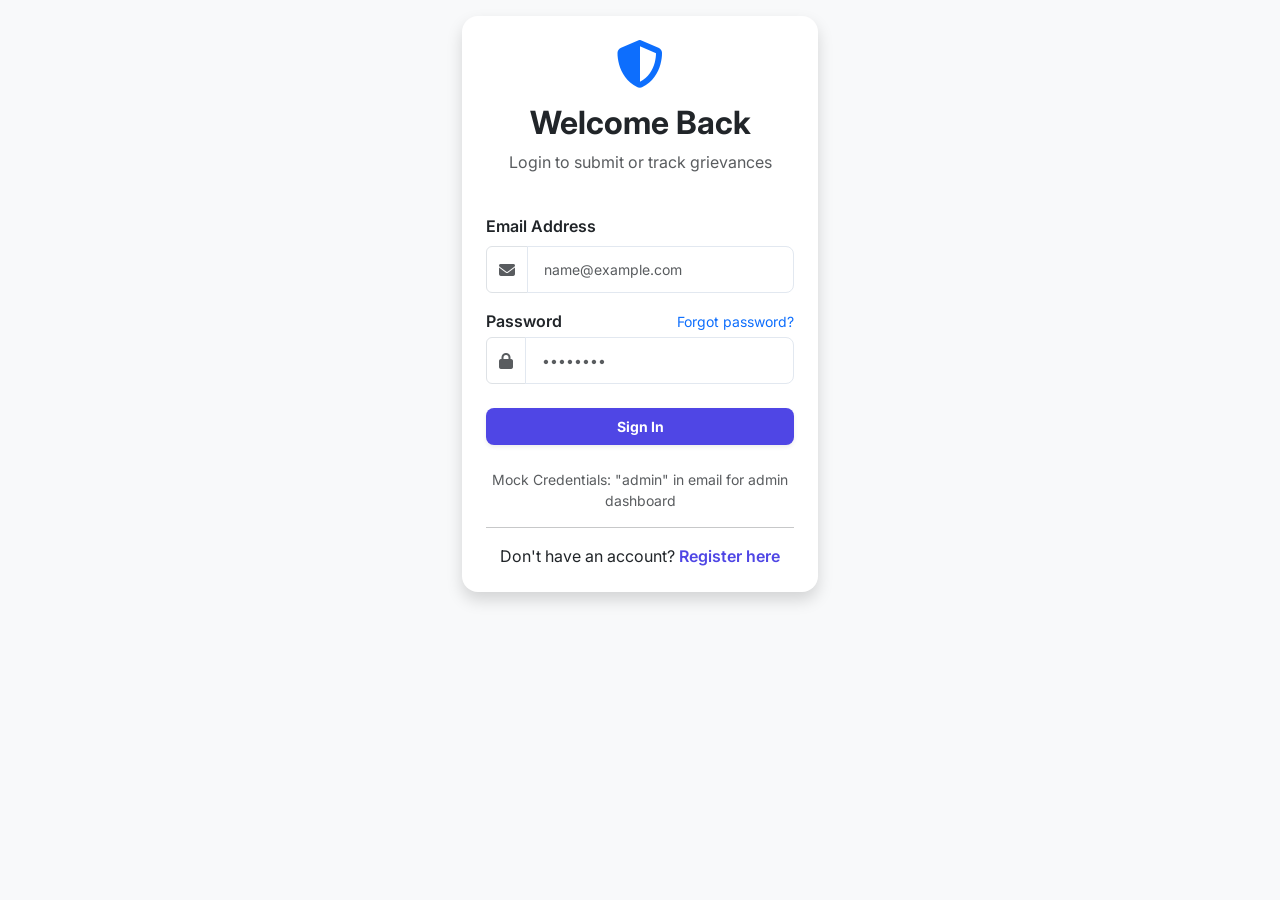
<file: wwwroot/search.html>
<!DOCTYPE html>
<html lang="en">
<head>
    <meta charset="UTF-8">
    <meta name="viewport" content="width=device-width, initial-scale=1.0">
    <title>Track Grievance</title>
    <link href="https://cdn.jsdelivr.net/npm/bootstrap@5.3.3/dist/css/bootstrap.min.css" rel="stylesheet">
    <link rel="stylesheet" href="https://cdnjs.cloudflare.com/ajax/libs/font-awesome/6.4.0/css/all.min.css">
    <link rel="stylesheet" href="style.css">
</head>
<body class="bg-light">

    <!-- Navbar -->
    <nav class="navbar navbar-expand-lg navbar-dark bg-primary shadow-sm">
        <div class="container-fluid px-4">
            <a class="navbar-brand fw-bold d-flex align-items-center" href="#">
                <i class="fas fa-shield-alt me-2"></i> GrievanceTrack
            </a>
            <button class="navbar-toggler border-0" type="button" data-bs-toggle="collapse" data-bs-target="#navbarNav">
                <span class="navbar-toggler-icon"></span>
            </button>
            <div class="collapse navbar-collapse" id="navbarNav">
                <ul class="navbar-nav me-auto mb-2 mb-lg-0 ms-lg-4">
                    <li class="nav-item">
                        <a class="nav-link" href="submit.html">Submit Grievance</a>
                    </li>
                    <li class="nav-item">
                        <a class="nav-link active fw-semibold" href="search.html">Track Status</a>
                    </li>
                    <li class="nav-item">
                        <a class="nav-link" href="my.html"><i class="fas fa-list-ul me-1"></i> My Complaints</a>
                    </li>
                </ul>
                <div class="d-flex align-items-center mt-3 mt-lg-0">
                    <div id="userAvatar" class="avatar avatar-lg bg-white text-primary me-2" title="Profile">?</div>
                    <a href="#" onclick="logout(); return false;" class="btn btn-sm btn-outline-light ms-3 border-0"><i class="fas fa-sign-out-alt"></i> Logout</a>
                </div>
            </div>
        </div>
    </nav>

    <main class="container my-5">
        <div class="text-center mb-5">
            <h1 class="fw-bold mt-2"><i class="fas fa-search-location text-primary me-2"></i> Track Your Grievance</h1>
            <p class="text-muted">Enter your ticket ID to check the current status of your submitted grievance.</p>
        </div>

        <div class="row justify-content-center">
            <div class="col-lg-6 col-md-8">
                <div class="card shadow-sm border-0 rounded-4 mb-5">
                    <div class="card-body p-4">
                        <form id="searchForm" class="needs-validation" novalidate>
                            <label for="ticketId" class="form-label fw-semibold">Ticket ID</label>
                            <div class="input-group input-group-lg shadow-sm rounded-3 overflow-hidden">
                                <span class="input-group-text bg-white border-end-0"><i class="fas fa-ticket-alt text-muted"></i></span>
                                <input type="text" id="ticketId" class="form-control border-start-0 ps-0" placeholder="e.g. TKT-1234" required>
                                <button type="submit" class="btn btn-primary px-4 fw-bold shadow-none"><i class="fas fa-search me-1"></i> Search</button>
                            </div>
                            <div class="invalid-feedback error-message text-danger mt-2" style="display:none;"></div>
                        </form>
                    </div>
                </div>

                <!-- Dynamic Search Result container inserted by JS -->
                <div id="searchResult" style="display: none;"></div>
            </div>
        </div>

        <div class="row justify-content-center mt-4">
            <div class="col-lg-10">
                <div class="d-flex justify-content-between align-items-end mb-3">
                    <h4 class="fw-bold m-0">Recent Grievances</h4>
                </div>
                <div class="card shadow-sm border-0 rounded-4 overflow-hidden">
                    <div class="table-responsive">
                        <table class="table table-hover align-middle mb-0">
                            <thead class="bg-light text-muted small text-uppercase">
                                <tr>
                                    <th class="ps-4 py-3">Ticket ID</th>
                                    <th class="py-3">Subject</th>
                                    <th class="py-3">Date</th>
                                    <th class="py-3">Status</th>
                                </tr>
                            </thead>
                            <tbody>
                                <tr>
                                    <td class="ps-4 font-monospace fw-semibold text-primary">#TKT-4921</td>
                                    <td class="fw-medium">Network not working on 3rd floor</td>
                                    <td class="text-muted">Oct 20, 2023</td>
                                    <td><span class="badge bg-success rounded-pill px-3 py-2 bg-opacity-75">Resolved</span></td>
                                </tr>
                                <tr>
                                    <td class="ps-4 font-monospace fw-semibold text-primary">#TKT-3829</td>
                                    <td class="fw-medium">Salary slip generation issue</td>
                                    <td class="text-muted">Oct 22, 2023</td>
                                    <td><span class="badge bg-primary rounded-pill px-3 py-2 bg-opacity-75">In Progress</span></td>
                                </tr>
                            </tbody>
                        </table>
                    </div>
                </div>
            </div>
        </div>
    </main>

    <script src="https://cdn.jsdelivr.net/npm/bootstrap@5.3.3/dist/js/bootstrap.bundle.min.js"></script>
    <script src="app.js"></script>
</body>
</html>
</file>
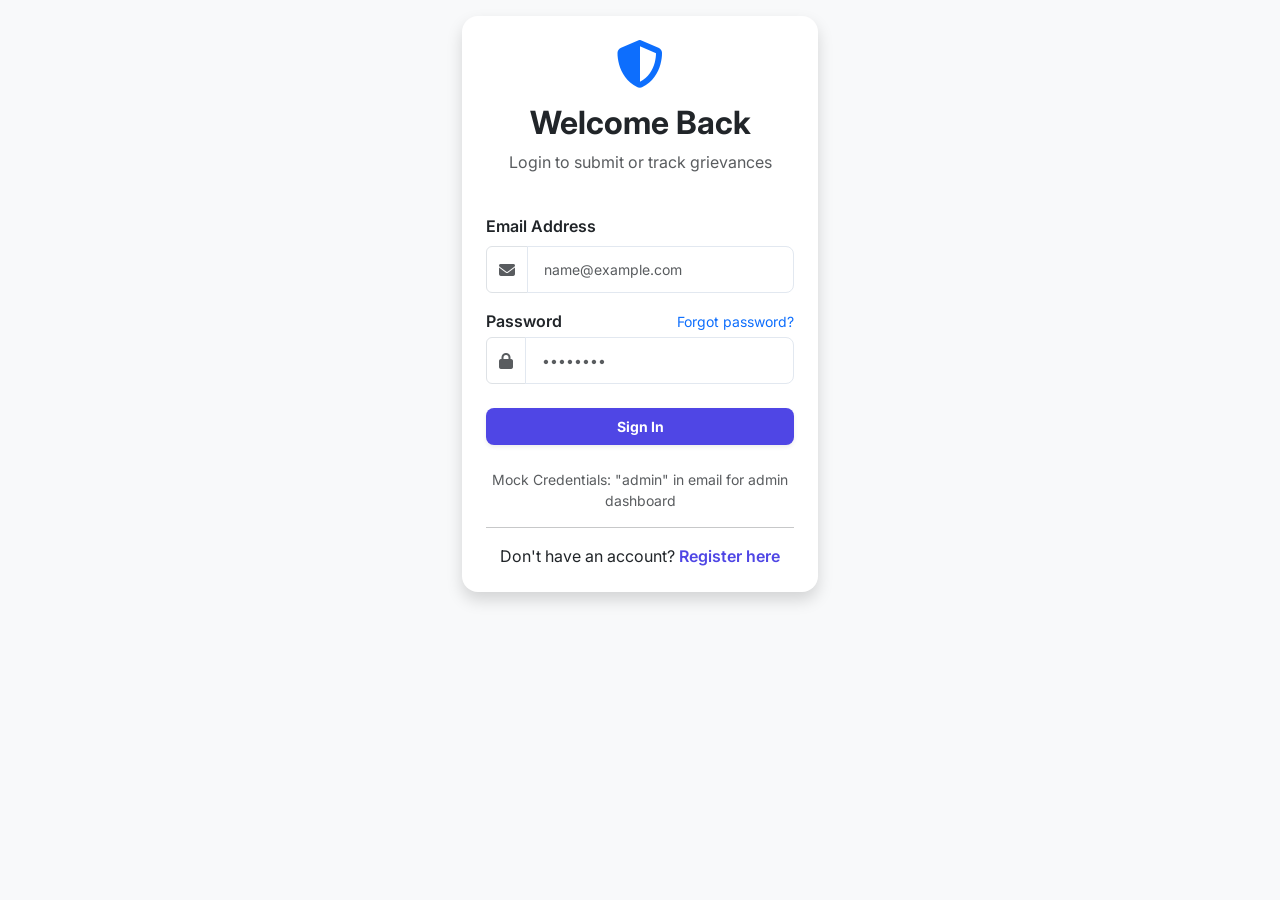
<file: wwwroot/settings.html>
<!DOCTYPE html>
<html lang="en">
<head>
    <meta charset="UTF-8">
    <meta name="viewport" content="width=device-width, initial-scale=1.0">
    <title>Settings - GrievanceTrack</title>
    <meta name="description" content="Manage your account — update your profile and change your password.">
    <link href="https://cdn.jsdelivr.net/npm/bootstrap@5.3.3/dist/css/bootstrap.min.css" rel="stylesheet">
    <link rel="stylesheet" href="https://cdnjs.cloudflare.com/ajax/libs/font-awesome/6.4.0/css/all.min.css">
    <link rel="stylesheet" href="style.css">
    <style>
        .settings-card {
            border: none;
            border-radius: 1rem;
            transition: box-shadow 0.2s, transform 0.2s;
        }
        .settings-card:hover {
            box-shadow: 0 8px 28px rgba(0,0,0,0.09) !important;
            transform: translateY(-2px);
        }
        .section-icon {
            width: 48px; height: 48px;
            border-radius: 12px;
            display: flex; align-items: center; justify-content: center;
            flex-shrink: 0;
            font-size: 1.3rem;
        }
        .avatar-lg {
            width: 80px; height: 80px;
            border-radius: 50%;
            font-size: 1.8rem;
            font-weight: 700;
            display: flex; align-items: center; justify-content: center;
            flex-shrink: 0;
        }
        /* Password strength bar */
        #pwdStrengthBar { height: 5px; border-radius: 4px; transition: width 0.3s, background-color 0.3s; }

        @keyframes fadeUp {
            from { opacity: 0; transform: translateY(10px); }
            to   { opacity: 1; transform: translateY(0); }
        }
        .fade-up { animation: fadeUp 0.35s ease-out both; }

        .danger-zone {
            border: 1.5px solid #f8d7da;
            border-radius: 1rem;
            background: #fff5f5;
        }
    </style>
</head>
<body class="bg-light">

    <!-- ── Navbar (dynamically themed by role via JS) ─────────────────────── -->
    <nav class="navbar navbar-expand-lg navbar-dark shadow-sm" id="settingsNavbar" style="background:#212529;">
        <div class="container-fluid px-4">
            <a class="navbar-brand fw-bold d-flex align-items-center" href="#">
                <i class="fas fa-shield-alt text-primary me-2"></i> GrievanceTrack
                <span id="roleAdminBadge" class="badge bg-primary rounded-pill ms-2 d-none" style="font-size:0.65rem;">ADMIN</span>
            </a>
            <button class="navbar-toggler border-0" type="button" data-bs-toggle="collapse" data-bs-target="#navbarNav">
                <span class="navbar-toggler-icon"></span>
            </button>
            <div class="collapse navbar-collapse" id="navbarNav">
                <!-- Admin nav links (shown only for Admin role) -->
                <ul class="navbar-nav me-auto mb-2 mb-lg-0 ms-lg-4" id="adminNavLinks" style="display:none!important;">
                    <li class="nav-item">
                        <a class="nav-link" href="admin.html"><i class="fas fa-tachometer-alt me-1"></i> Dashboard</a>
                    </li>
                    <li class="nav-item">
                        <a class="nav-link" href="manage-users.html"><i class="fas fa-users me-1"></i> Manage Users</a>
                    </li>
                    <li class="nav-item">
                        <a class="nav-link" href="reports.html"><i class="fas fa-chart-bar me-1"></i> Reports</a>
                    </li>
                    <li class="nav-item">
                        <a class="nav-link active fw-semibold" href="settings.html"><i class="fas fa-cog me-1"></i> Settings</a>
                    </li>
                </ul>
                <!-- User nav links (shown for regular Users) -->
                <ul class="navbar-nav me-auto mb-2 mb-lg-0 ms-lg-4 bg-primary" id="userNavLinks" style="display:none!important;">
                    <li class="nav-item">
                        <a class="nav-link" href="submit.html"><i class="fas fa-file-signature me-1"></i> Submit Grievance</a>
                    </li>
                    <li class="nav-item">
                        <a class="nav-link" href="search.html"><i class="fas fa-search me-1"></i> Track Status</a>
                    </li>
                    <li class="nav-item">
                        <a class="nav-link" href="my.html"><i class="fas fa-list-ul me-1"></i> My Complaints</a>
                    </li>
                    <li class="nav-item">
                        <a class="nav-link active fw-semibold" href="settings.html"><i class="fas fa-cog me-1"></i> Settings</a>
                    </li>
                </ul>
                <div class="d-flex align-items-center mt-3 mt-lg-0">
                    <div id="navAvatar" class="bg-light text-dark fw-bold rounded-circle d-flex align-items-center justify-content-center"
                        style="width:35px;height:35px;font-size:0.78rem;">?</div>
                    <span id="navEmail" class="text-white-50 small ms-2 d-none d-lg-inline"></span>
                    <a href="#" onclick="logout(); return false;"
                        class="btn btn-sm btn-outline-danger ms-3 border-0 fw-semibold">
                        <i class="fas fa-sign-out-alt"></i> Logout
                    </a>
                </div>
            </div>
        </div>
    </nav>

    <main class="container py-5" style="max-width:860px;">

        <!-- Alert -->
        <div id="settingsAlert" class="alert d-none mb-4" role="alert"></div>

        <!-- Page header -->
        <div class="d-flex align-items-center gap-3 mb-4 fade-up">
            <div id="headerAvatar" class="avatar-lg bg-primary bg-opacity-10 text-primary">?</div>
            <div>
                <h1 class="fw-bold fs-3 mb-0" id="headerName">Account Settings</h1>
                <p class="text-muted mb-0 small" id="headerEmail">Loading…</p>
            </div>
        </div>

        <!-- ── Update Profile Card ──────────────────────────────────────────── -->
        <div class="card settings-card shadow-sm mb-4 fade-up">
            <div class="card-header bg-white border-bottom py-3 px-4 d-flex align-items-center gap-3">
                <div class="section-icon bg-primary bg-opacity-10 text-primary">
                    <i class="fas fa-user-edit"></i>
                </div>
                <div>
                    <h5 class="fw-bold mb-0">Update Profile</h5>
                    <p class="text-muted small mb-0">Change your display name and email address</p>
                </div>
            </div>
            <div class="card-body p-4">
                <form id="profileForm" novalidate>
                    <div class="row g-3">
                        <div class="col-md-6">
                            <label for="profileName" class="form-label fw-semibold">Full Name</label>
                            <div class="input-group">
                                <span class="input-group-text bg-light border-end-0">
                                    <i class="fas fa-user text-muted"></i>
                                </span>
                                <input type="text" id="profileName" class="form-control border-start-0"
                                    placeholder="Your full name" required>
                            </div>
                            <div class="invalid-feedback error-message text-danger mt-1" style="display:none;"></div>
                        </div>
                        <div class="col-md-6">
                            <label for="profileEmail" class="form-label fw-semibold">Email Address</label>
                            <div class="input-group">
                                <span class="input-group-text bg-light border-end-0">
                                    <i class="fas fa-envelope text-muted"></i>
                                </span>
                                <input type="email" id="profileEmail" class="form-control border-start-0"
                                    placeholder="your@email.com" required>
                            </div>
                            <div class="invalid-feedback error-message text-danger mt-1" style="display:none;"></div>
                        </div>
                    </div>
                    <div class="d-flex justify-content-end mt-4">
                        <button type="submit" id="profileSubmitBtn" class="btn btn-primary fw-bold px-4 shadow-sm">
                            <i class="fas fa-save me-1"></i> Save Changes
                        </button>
                    </div>
                </form>
            </div>
        </div>

        <!-- ── Change Password Card ─────────────────────────────────────────── -->
        <div class="card settings-card shadow-sm mb-4 fade-up">
            <div class="card-header bg-white border-bottom py-3 px-4 d-flex align-items-center gap-3">
                <div class="section-icon bg-warning bg-opacity-10 text-warning">
                    <i class="fas fa-lock"></i>
                </div>
                <div>
                    <h5 class="fw-bold mb-0">Change Password</h5>
                    <p class="text-muted small mb-0">Update your password — minimum 6 characters</p>
                </div>
            </div>
            <div class="card-body p-4">
                <form id="passwordForm" novalidate autocomplete="off">
                    <div class="mb-3">
                        <label for="currentPassword" class="form-label fw-semibold">Current Password</label>
                        <div class="input-group">
                            <span class="input-group-text bg-light border-end-0">
                                <i class="fas fa-key text-muted"></i>
                            </span>
                            <input type="password" id="currentPassword" class="form-control border-start-0"
                                placeholder="Enter current password" required autocomplete="current-password">
                            <button class="btn btn-outline-secondary border-start-0" type="button"
                                onclick="togglePwd('currentPassword', this)" tabindex="-1">
                                <i class="fas fa-eye"></i>
                            </button>
                        </div>
                        <div class="invalid-feedback error-message text-danger mt-1" style="display:none;"></div>
                    </div>

                    <div class="mb-3">
                        <label for="newPassword" class="form-label fw-semibold">New Password</label>
                        <div class="input-group">
                            <span class="input-group-text bg-light border-end-0">
                                <i class="fas fa-lock-open text-muted"></i>
                            </span>
                            <input type="password" id="newPassword" class="form-control border-start-0"
                                placeholder="At least 6 characters" required minlength="6"
                                autocomplete="new-password" oninput="updateStrength(this.value)">
                            <button class="btn btn-outline-secondary border-start-0" type="button"
                                onclick="togglePwd('newPassword', this)" tabindex="-1">
                                <i class="fas fa-eye"></i>
                            </button>
                        </div>
                        <!-- Password strength indicator -->
                        <div class="mt-2 px-1">
                            <div class="bg-light rounded" style="height:5px;">
                                <div id="pwdStrengthBar" style="width:0%;"></div>
                            </div>
                            <small id="pwdStrengthLabel" class="text-muted"></small>
                        </div>
                        <div class="invalid-feedback error-message text-danger mt-1" style="display:none;"></div>
                    </div>

                    <div class="mb-3">
                        <label for="confirmNewPassword" class="form-label fw-semibold">Confirm New Password</label>
                        <div class="input-group">
                            <span class="input-group-text bg-light border-end-0">
                                <i class="fas fa-lock text-muted"></i>
                            </span>
                            <input type="password" id="confirmNewPassword" class="form-control border-start-0"
                                placeholder="Re-enter new password" required autocomplete="new-password">
                            <button class="btn btn-outline-secondary border-start-0" type="button"
                                onclick="togglePwd('confirmNewPassword', this)" tabindex="-1">
                                <i class="fas fa-eye"></i>
                            </button>
                        </div>
                        <div class="invalid-feedback error-message text-danger mt-1" style="display:none;"></div>
                    </div>

                    <div class="d-flex justify-content-end mt-4">
                        <button type="submit" id="pwdSubmitBtn" class="btn btn-warning fw-bold px-4 shadow-sm text-dark">
                            <i class="fas fa-shield-alt me-1"></i> Update Password
                        </button>
                    </div>
                </form>
            </div>
        </div>

        <!-- ── Danger Zone Card ─────────────────────────────────────────────── -->
        <div class="danger-zone p-4 fade-up">
            <div class="d-flex align-items-center justify-content-between gap-3 flex-wrap">
                <div class="d-flex align-items-center gap-3">
                    <div class="section-icon bg-danger bg-opacity-10 text-danger">
                        <i class="fas fa-sign-out-alt"></i>
                    </div>
                    <div>
                        <h5 class="fw-bold mb-0 text-danger">Logout</h5>
                        <p class="text-muted small mb-0">Sign out from your account on this device</p>
                    </div>
                </div>
                <button class="btn btn-danger fw-bold px-4 shadow-sm" onclick="logout()">
                    <i class="fas fa-sign-out-alt me-1"></i> Logout Now
                </button>
            </div>
        </div>

    </main>

    <script src="https://cdn.jsdelivr.net/npm/bootstrap@5.3.3/dist/js/bootstrap.bundle.min.js"></script>
    <script src="app.js"></script>
</body>
</html>
</file>
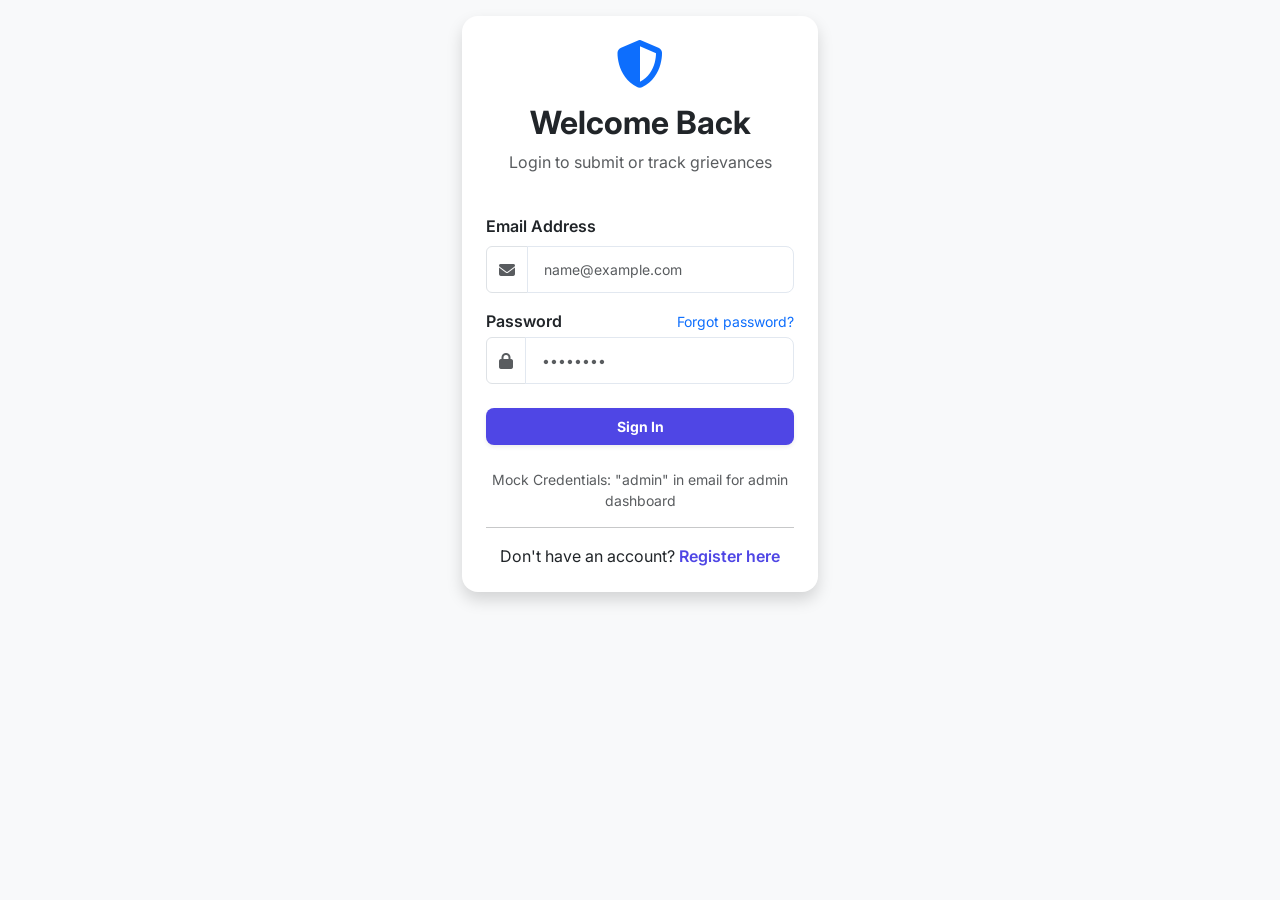
<file: wwwroot/submit.html>
<!DOCTYPE html>
<html lang="en">
<head>
    <meta charset="UTF-8">
    <meta name="viewport" content="width=device-width, initial-scale=1.0">
    <title>Submit Complaint</title>
    <link href="https://cdn.jsdelivr.net/npm/bootstrap@5.3.3/dist/css/bootstrap.min.css" rel="stylesheet">
    <link rel="stylesheet" href="https://cdnjs.cloudflare.com/ajax/libs/font-awesome/6.4.0/css/all.min.css">
    <link rel="stylesheet" href="style.css">
</head>
<body class="bg-light">

    <!-- Navbar -->
    <nav class="navbar navbar-expand-lg navbar-dark bg-primary shadow-sm">
        <div class="container-fluid px-4">
            <a class="navbar-brand fw-bold d-flex align-items-center" href="#">
                <i class="fas fa-shield-alt me-2"></i> GrievanceTrack
            </a>
            <button class="navbar-toggler border-0" type="button" data-bs-toggle="collapse" data-bs-target="#navbarNav">
                <span class="navbar-toggler-icon"></span>
            </button>
            <div class="collapse navbar-collapse" id="navbarNav">
                <ul class="navbar-nav me-auto mb-2 mb-lg-0 ms-lg-4">
                    <li class="nav-item">
                        <a class="nav-link active fw-semibold" href="submit.html">Submit Grievance</a>
                    </li>
                    <li class="nav-item">
                        <a class="nav-link" href="search.html">Track Status</a>
                    </li>
                    <li class="nav-item">
                        <a class="nav-link" href="my.html"><i class="fas fa-list-ul me-1"></i> My Complaints</a>
                    </li>
                </ul>
                <div class="d-flex align-items-center mt-3 mt-lg-0">
                    <div id="userAvatar" class="avatar avatar-lg bg-white text-primary me-2" title="Profile">?</div>
                    <a href="#" onclick="logout(); return false;" class="btn btn-sm btn-outline-light ms-3 border-0"><i class="fas fa-sign-out-alt"></i> Logout</a>
                </div>
            </div>
        </div>
    </nav>

    <main class="container my-5">
        <div class="d-flex justify-content-between align-items-center mb-4">
            <h2 class="fw-bold m-0"><i class="fas fa-file-signature text-primary me-2"></i> Submit a New Grievance</h2>
        </div>

        <div class="row justify-content-center">
            <div class="col-lg-10">
                <div id="submitAlert" class="alert d-none mb-4" role="alert"></div>
                <div class="card shadow-sm border-0 rounded-4">
                    <div class="card-body p-4 p-md-5">
                        <form id="complaintForm" class="needs-validation" novalidate>
                            
                            <div class="row mb-4">
                                <div class="col-md-6 mb-3 mb-md-0">
                                    <label for="name" class="form-label fw-semibold">Full Name</label>
                                    <input type="text" id="name" class="form-control bg-light" placeholder="Your Full Name" required>
                                    <div class="invalid-feedback error-message text-danger" style="display:none;"></div>
                                </div>
                                <div class="col-md-6">
                                    <label for="email" class="form-label fw-semibold">Email Address</label>
                                    <input type="email" id="email" class="form-control bg-light" placeholder="name@example.com" required>
                                    <div class="invalid-feedback error-message text-danger" style="display:none;"></div>
                                </div>
                            </div>
                            
                            <div class="mb-4">
                                <label for="subject" class="form-label fw-semibold">Subject</label>
                                <input type="text" id="subject" class="form-control bg-light" placeholder="Brief description of the issue" required>
                                <div class="invalid-feedback error-message text-danger" style="display:none;"></div>
                            </div>
                            
                            <div class="mb-4">
                                <label for="description" class="form-label fw-semibold">Detailed Description</label>
                                <textarea id="description" class="form-control bg-light" rows="5" placeholder="Provide all relevant details here..." required></textarea>
                                <div class="invalid-feedback error-message text-danger" style="display:none;"></div>
                            </div>

                            <div class="mb-4">
                                <label for="grievanceFile" class="form-label fw-semibold">Attachments (Optional)</label>
                                <div class="input-group">
                                    <span class="input-group-text bg-light border-end-0">
                                        <i class="fas fa-paperclip text-muted"></i>
                                    </span>
                                    <input type="file" id="grievanceFile" class="form-control bg-light border-start-0" accept="image/*,.pdf">
                                </div>
                                <div class="form-text text-muted small">SVG, PNG, JPG or PDF (max. 5MB)</div>
                            </div>

                            <div class="d-flex justify-content-end gap-2 mt-5 pt-3 border-top">
                                <a href="search.html" class="btn btn-light border px-4 py-2 fw-semibold text-secondary">Cancel</a>
                                <button type="submit" class="btn btn-primary px-4 py-2 fw-bold shadow-sm">
                                    <i class="fas fa-paper-plane me-1"></i> Submit Grievance
                                </button>
                            </div>

                        </form>
                    </div>
                </div>
            </div>
        </div>
    </main>

    <script src="https://cdn.jsdelivr.net/npm/bootstrap@5.3.3/dist/js/bootstrap.bundle.min.js"></script>
    <script src="app.js"></script>
</body>
</html>
</file>
<file: wwwroot/style.css>
@import url('https://fonts.googleapis.com/css2?family=Inter:wght@300;400;500;600;700&display=swap');

:root {
  --primary: #4f46e5;
  --primary-hover: #4338ca;
  --secondary: #10b981;
  --danger: #ef4444;
  --warning: #f59e0b;
  --bg-color: #f8fafc;
  --surface: #ffffff;
  --text-main: #0f172a;
  --text-muted: #64748b;
  --border: #e2e8f0;
  --shadow-sm: 0 1px 2px 0 rgb(0 0 0 / 0.05);
  --shadow: 0 4px 6px -1px rgb(0 0 0 / 0.1), 0 2px 4px -2px rgb(0 0 0 / 0.1);
  --shadow-lg: 0 10px 15px -3px rgb(0 0 0 / 0.1), 0 4px 6px -4px rgb(0 0 0 / 0.1);
  --radius-md: 0.5rem;
  --radius-lg: 0.75rem;
  --transition: all 0.3s ease;
}

* {
  margin: 0;
  padding: 0;
  box-sizing: border-box;
  font-family: 'Inter', sans-serif;
}

body {
  background-color: var(--bg-color);
  color: var(--text-main);
  line-height: 1.5;
  min-height: 100vh;
  display: flex;
  flex-direction: column;
}

a {
  color: var(--primary);
  text-decoration: none;
  transition: var(--transition);
}

a:hover {
  color: var(--primary-hover);
}

.auth-container {
  min-height: 100vh;
  display: flex;
  align-items: center;
  justify-content: center;
  padding: 2rem;
  background: linear-gradient(135deg, #f8fafc 0%, #e2e8f0 100%);
}

.auth-card {
  background: var(--surface);
  padding: 2.5rem;
  border-radius: var(--radius-lg);
  box-shadow: var(--shadow-lg);
  width: 100%;
  max-width: 400px;
  animation: slideUp 0.5s ease-out forwards;
}

@keyframes slideUp {
  from { opacity: 0; transform: translateY(20px); }
  to { opacity: 1; transform: translateY(0); }
}

.auth-header {
  text-align: center;
  margin-bottom: 2rem;
}

.auth-header h1 {
  font-size: 1.875rem;
  font-weight: 700;
  color: var(--text-main);
  margin-bottom: 0.5rem;
}

.auth-header p {
  color: var(--text-muted);
  font-size: 0.875rem;
}

.form-group {
  margin-bottom: 1.25rem;
}

.form-group label {
  display: block;
  font-size: 0.875rem;
  font-weight: 500;
  margin-bottom: 0.5rem;
  color: var(--text-main);
}

.form-control {
  width: 100%;
  padding: 0.75rem 1rem;
  border: 1px solid var(--border);
  border-radius: var(--radius-md);
  font-size: 0.875rem;
  color: var(--text-main);
  background-color: var(--surface);
  transition: var(--transition);
}

.form-control:focus {
  outline: none;
  border-color: var(--primary);
  box-shadow: 0 0 0 3px rgba(79, 70, 229, 0.1);
}

.btn {
  display: inline-block;
  width: 100%;
  padding: 0.75rem 1.5rem;
  font-size: 0.875rem;
  font-weight: 600;
  text-align: center;
  border: none;
  border-radius: var(--radius-md);
  cursor: pointer;
  transition: var(--transition);
}

.btn-primary {
  background-color: var(--primary);
  color: white;
}

.btn-primary:hover {
  background-color: var(--primary-hover);
  transform: translateY(-1px);
  box-shadow: var(--shadow);
}

.btn-outline {
  background-color: transparent;
  border: 1px solid var(--border);
  color: var(--text-main);
}

.btn-outline:hover {
  background-color: var(--bg-color);
}

/* Validation */
.error-message {
  color: var(--danger);
  font-size: 0.75rem;
  margin-top: 0.25rem;
  display: none;
}

.form-control.invalid {
  border-color: var(--danger);
}

.auth-footer {
  text-align: center;
  margin-top: 1.5rem;
  font-size: 0.875rem;
  color: var(--text-muted);
}

/* Layout */
.navbar {
  background: var(--surface);
  padding: 1rem 2rem;
  box-shadow: var(--shadow-sm);
  display: flex;
  justify-content: space-between;
  align-items: center;
  position: sticky;
  top: 0;
  z-index: 100;
}

.nav-brand {
  font-size: 1.25rem;
  font-weight: 700;
  color: var(--primary);
  display: flex;
  align-items: center;
  gap: 0.5rem;
}

.nav-links {
  display: flex;
  gap: 1.5rem;
  align-items: center;
}

.nav-links a {
  color: var(--text-main);
  font-weight: 500;
  font-size: 0.875rem;
}

.nav-links a:hover,
.nav-links a.active {
  color: var(--primary);
}

.user-profile {
  display: flex;
  align-items: center;
  gap: 0.75rem;
}

.avatar {
  width: 38px;
  height: 38px;
  border-radius: 50%;
  background: var(--primary);
  color: white;
  display: flex;
  align-items: center;
  justify-content: center;
  font-weight: 700;
  font-size: 0.9rem;
  box-shadow: 0 4px 6px -1px rgba(0, 0, 0, 0.1), 0 2px 4px -2px rgba(0, 0, 0, 0.1);
  border: 2px solid rgba(255, 255, 255, 0.2);
  cursor: pointer;
  transition: var(--transition);
  flex-shrink: 0;
}

.avatar:hover {
  transform: scale(1.08);
  box-shadow: var(--shadow-lg);
}

.avatar-lg {
  width: 42px;
  height: 42px;
  font-size: 1rem;
}

.main-content {
  flex: 1;
  padding: 2rem;
  max-width: 1200px;
  margin: 0 auto;
  width: 100%;
}

.page-header {
  margin-bottom: 2rem;
  display: flex;
  justify-content: space-between;
  align-items: center;
}

.page-title {
  font-size: 1.5rem;
  font-weight: 700;
}

/* Cards & Dashboards */
.dashboard-grid {
  display: grid;
  grid-template-columns: repeat(auto-fit, minmax(240px, 1fr));
  gap: 1.5rem;
  margin-bottom: 2rem;
}

.stat-card {
  background: var(--surface);
  padding: 1.5rem;
  border-radius: var(--radius-md);
  box-shadow: var(--shadow-sm);
  border: 1px solid var(--border);
  display: flex;
  align-items: center;
  gap: 1rem;
  transition: var(--transition);
}

.stat-card:hover {
  transform: translateY(-2px);
  box-shadow: var(--shadow);
}

.stat-icon {
  width: 48px;
  height: 48px;
  border-radius: var(--radius-md);
  display: flex;
  align-items: center;
  justify-content: center;
  font-size: 1.5rem;
}

.stat-icon.pending { background: #fef3c7; color: var(--warning); }
.stat-icon.resolved { background: #d1fae5; color: var(--secondary); }
.stat-icon.total { background: #e0e7ff; color: var(--primary); }

.stat-details h3 {
  font-size: 1.875rem;
  font-weight: 700;
  line-height: 1;
  margin-bottom: 0.25rem;
}

.stat-details p {
  color: var(--text-muted);
  font-size: 0.875rem;
  font-weight: 500;
}

/* Tables */
.table-container {
  background: var(--surface);
  border-radius: var(--radius-md);
  box-shadow: var(--shadow-sm);
  border: 1px solid var(--border);
  overflow-x: auto;
}

.table {
  width: 100%;
  border-collapse: collapse;
}

.table th,
.table td {
  padding: 1rem 1.5rem;
  text-align: left;
  border-bottom: 1px solid var(--border);
}

.table th {
  background: #f8fafc;
  font-weight: 600;
  font-size: 0.75rem;
  text-transform: uppercase;
  letter-spacing: 0.05em;
  color: var(--text-muted);
}

.table tbody tr:hover {
  background: #f8fafc;
}

.badge {
  display: inline-flex;
  align-items: center;
  padding: 0.25rem 0.625rem;
  border-radius: 9999px;
  font-size: 0.75rem;
  font-weight: 600;
}

.badge-pending { background: #fef3c7; color: #b45309; }
.badge-in-progress { background: #e0e7ff; color: var(--primary-hover); }
.badge-resolved { background: #d1fae5; color: #047857; }
.badge-rejected { background: #fee2e2; color: #b91c1c; }

/* Forms specific */
.card {
  background: var(--surface);
  border-radius: var(--radius-md);
  box-shadow: var(--shadow-sm);
  border: 1px solid var(--border);
  padding: 2rem;
}

textarea.form-control {
  min-height: 120px;
  resize: vertical;
}

.upload-area {
  border: 2px dashed var(--border);
  border-radius: var(--radius-md);
  padding: 2rem;
  text-align: center;
  cursor: pointer;
  transition: var(--transition);
}

.upload-area:hover {
  border-color: var(--primary);
  background: rgba(79, 70, 229, 0.02);
}

.upload-area i {
  font-size: 2rem;
  color: var(--text-muted);
  margin-bottom: 0.5rem;
}

@media (max-width: 768px) {
  .nav-links {
    display: none;
    /* Add mobile menu styles later if needed */
  }
  
  .auth-card {
    padding: 1.5rem;
  }
  
  .main-content {
    padding: 1rem;
  }
}
</file>
